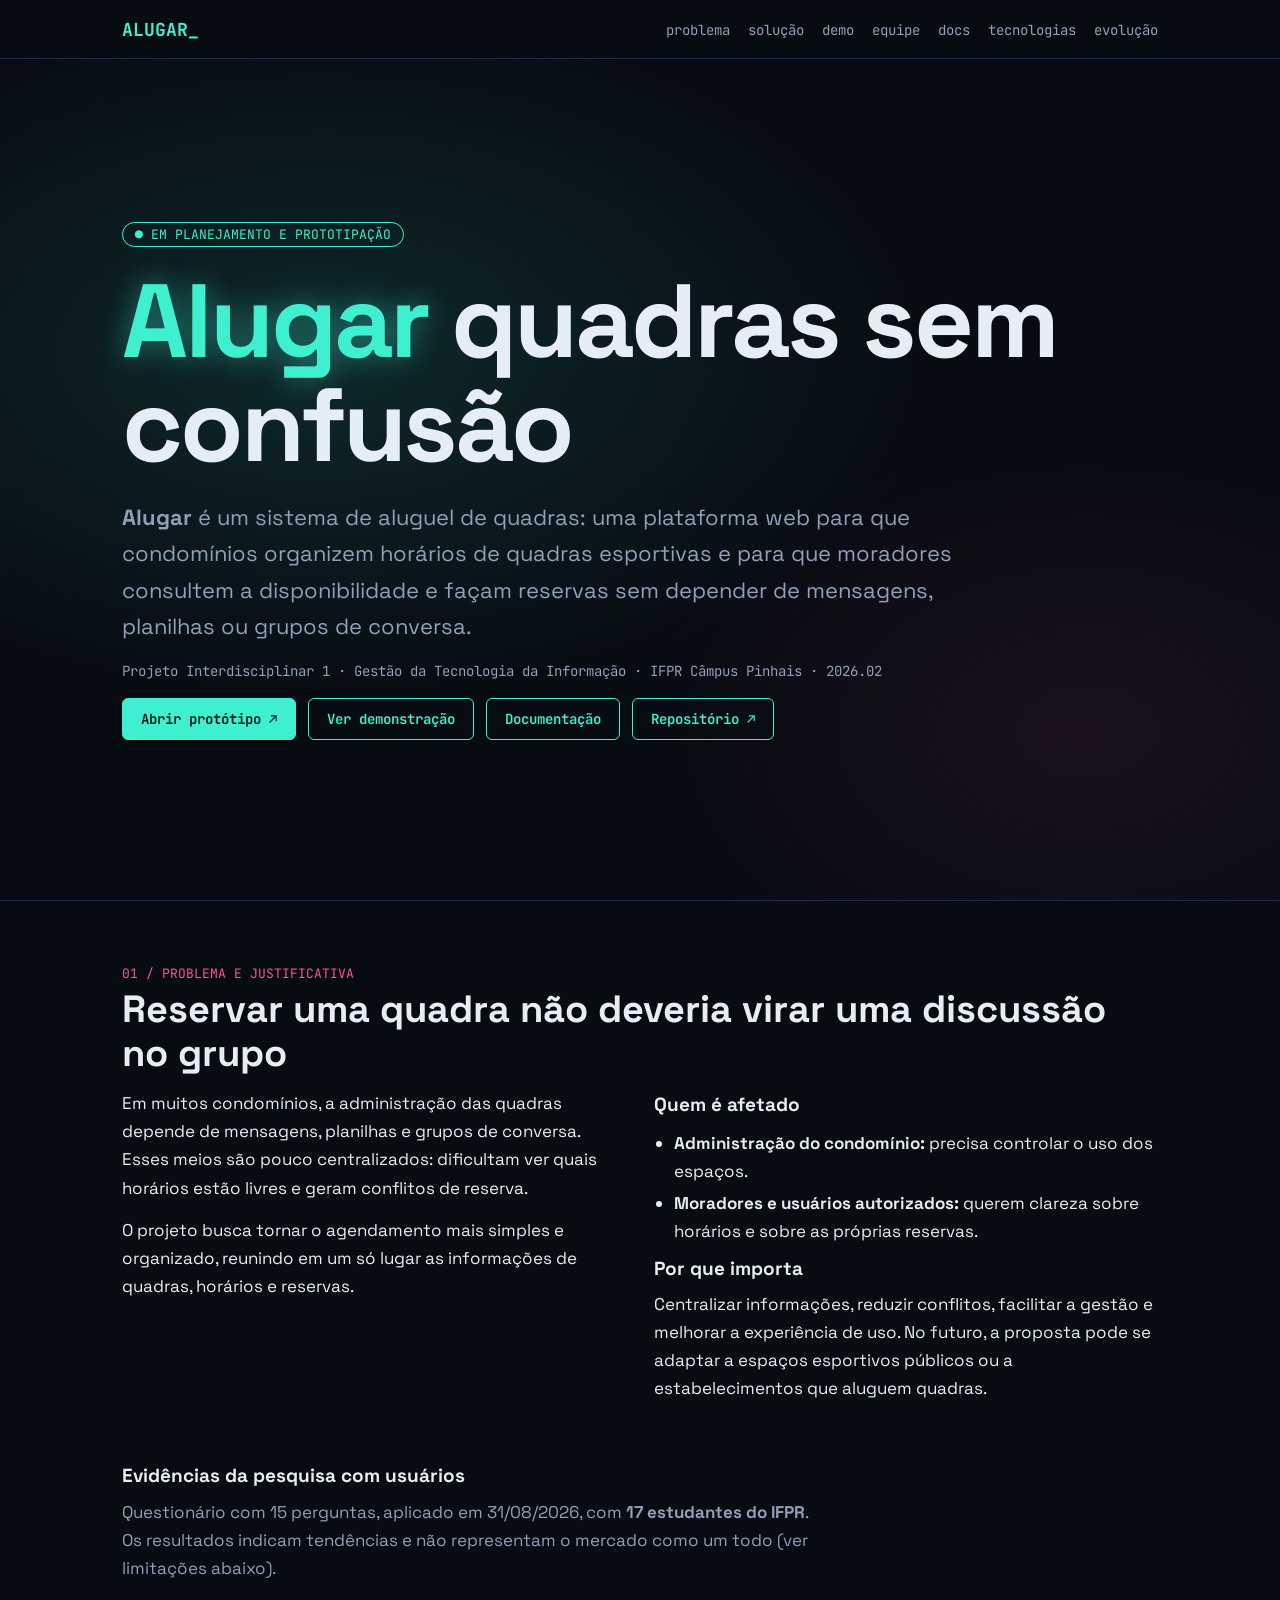
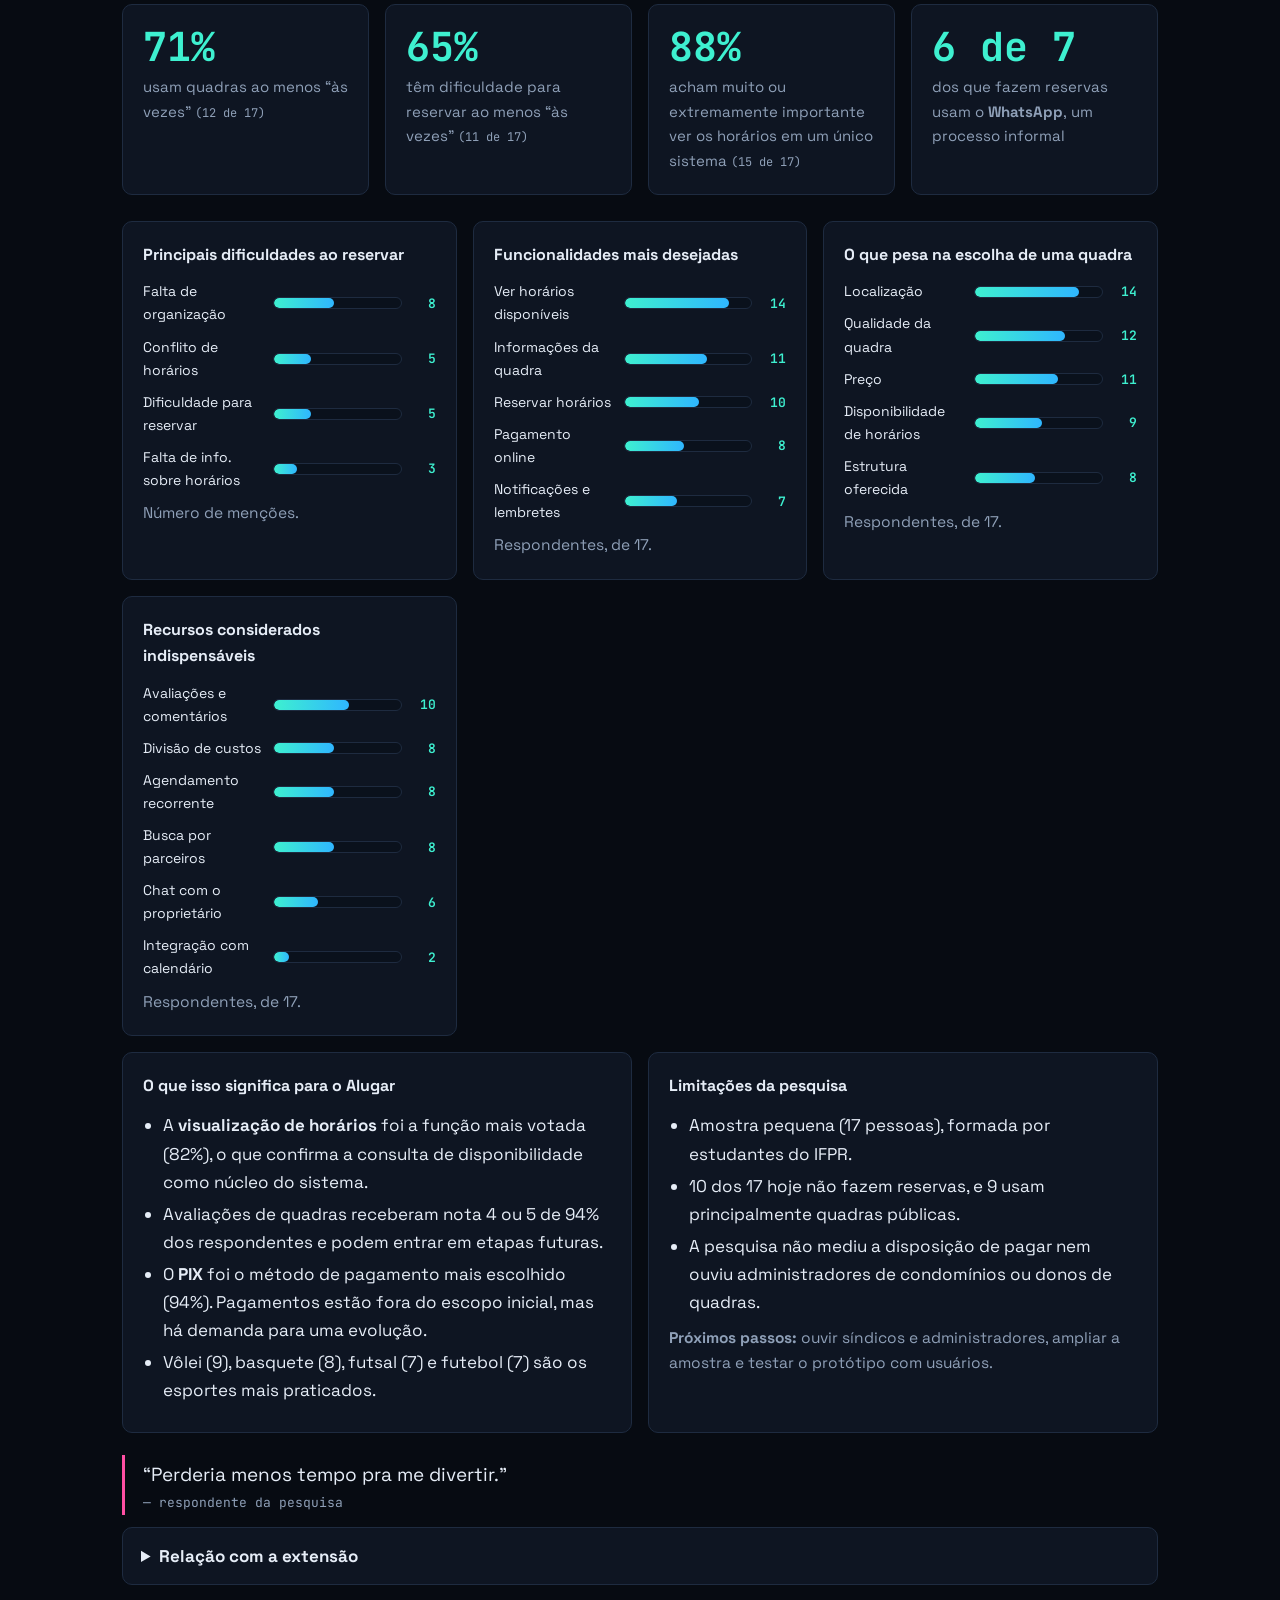
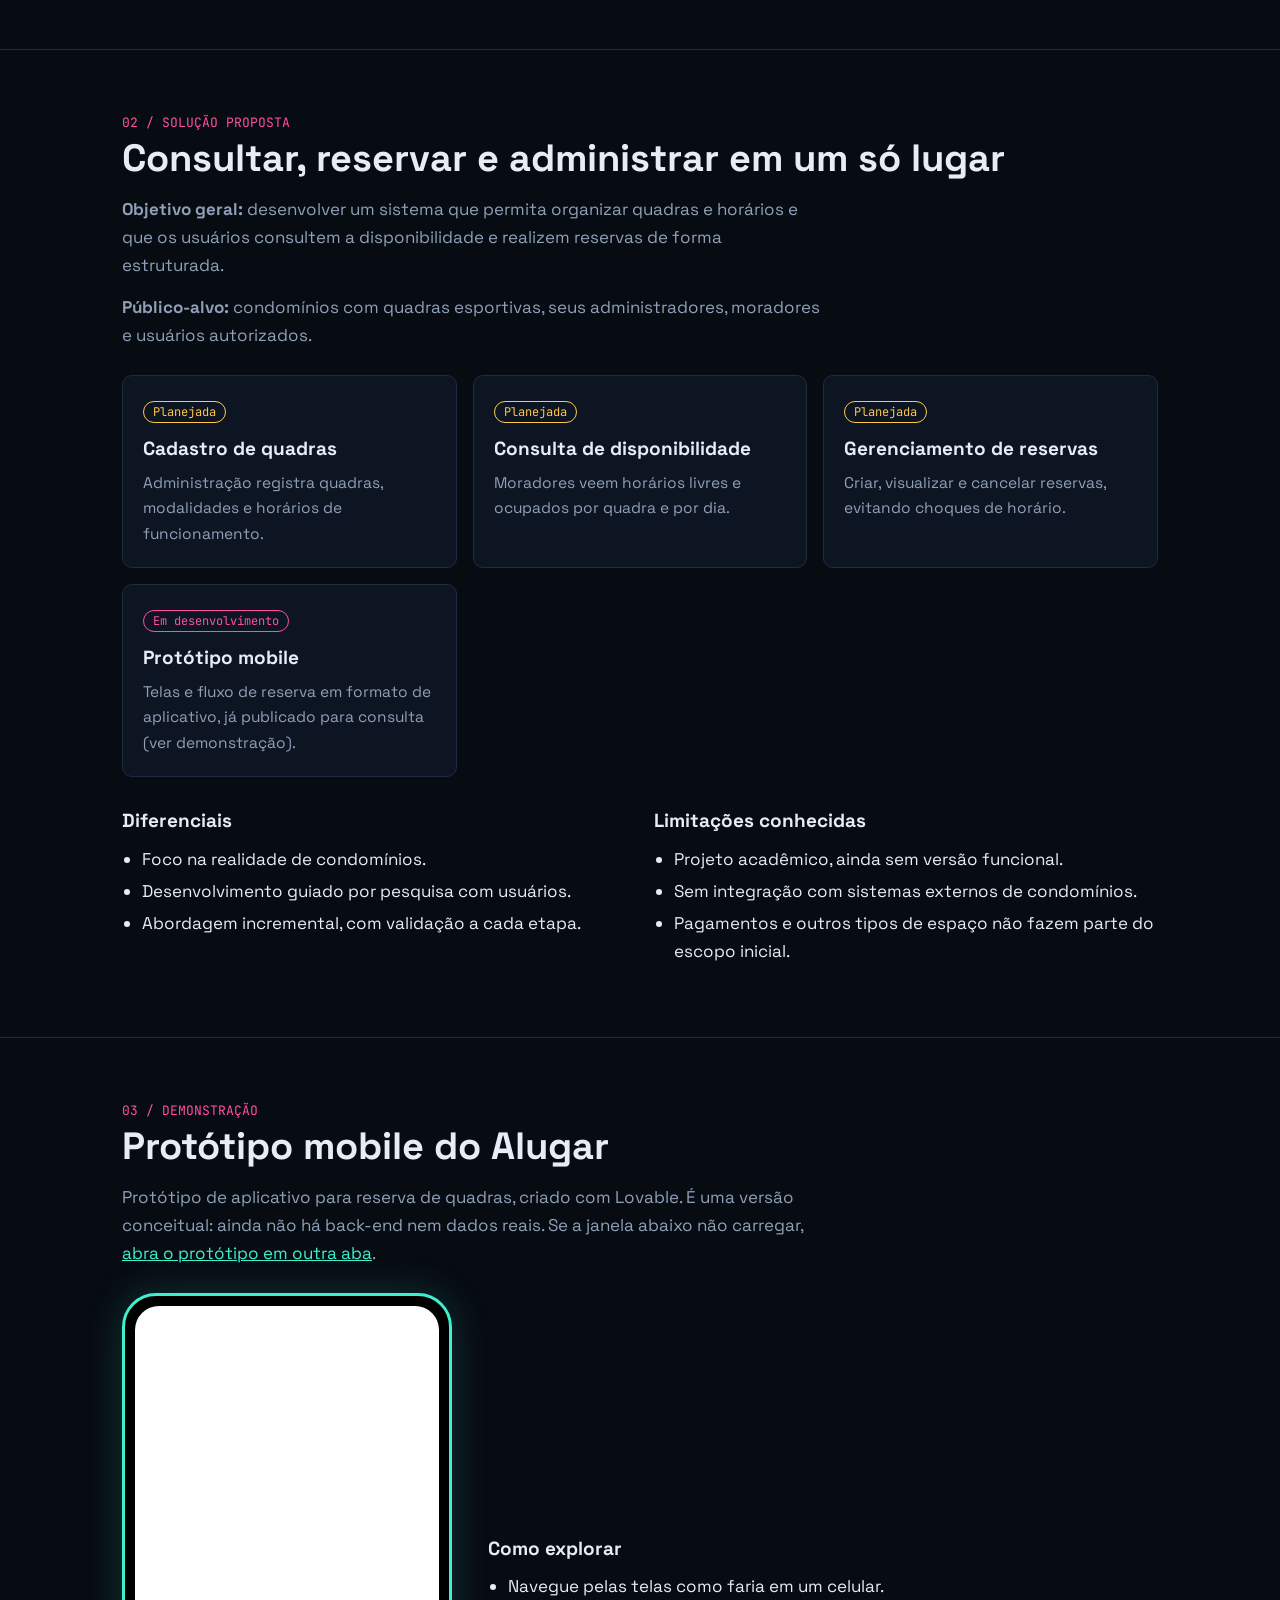
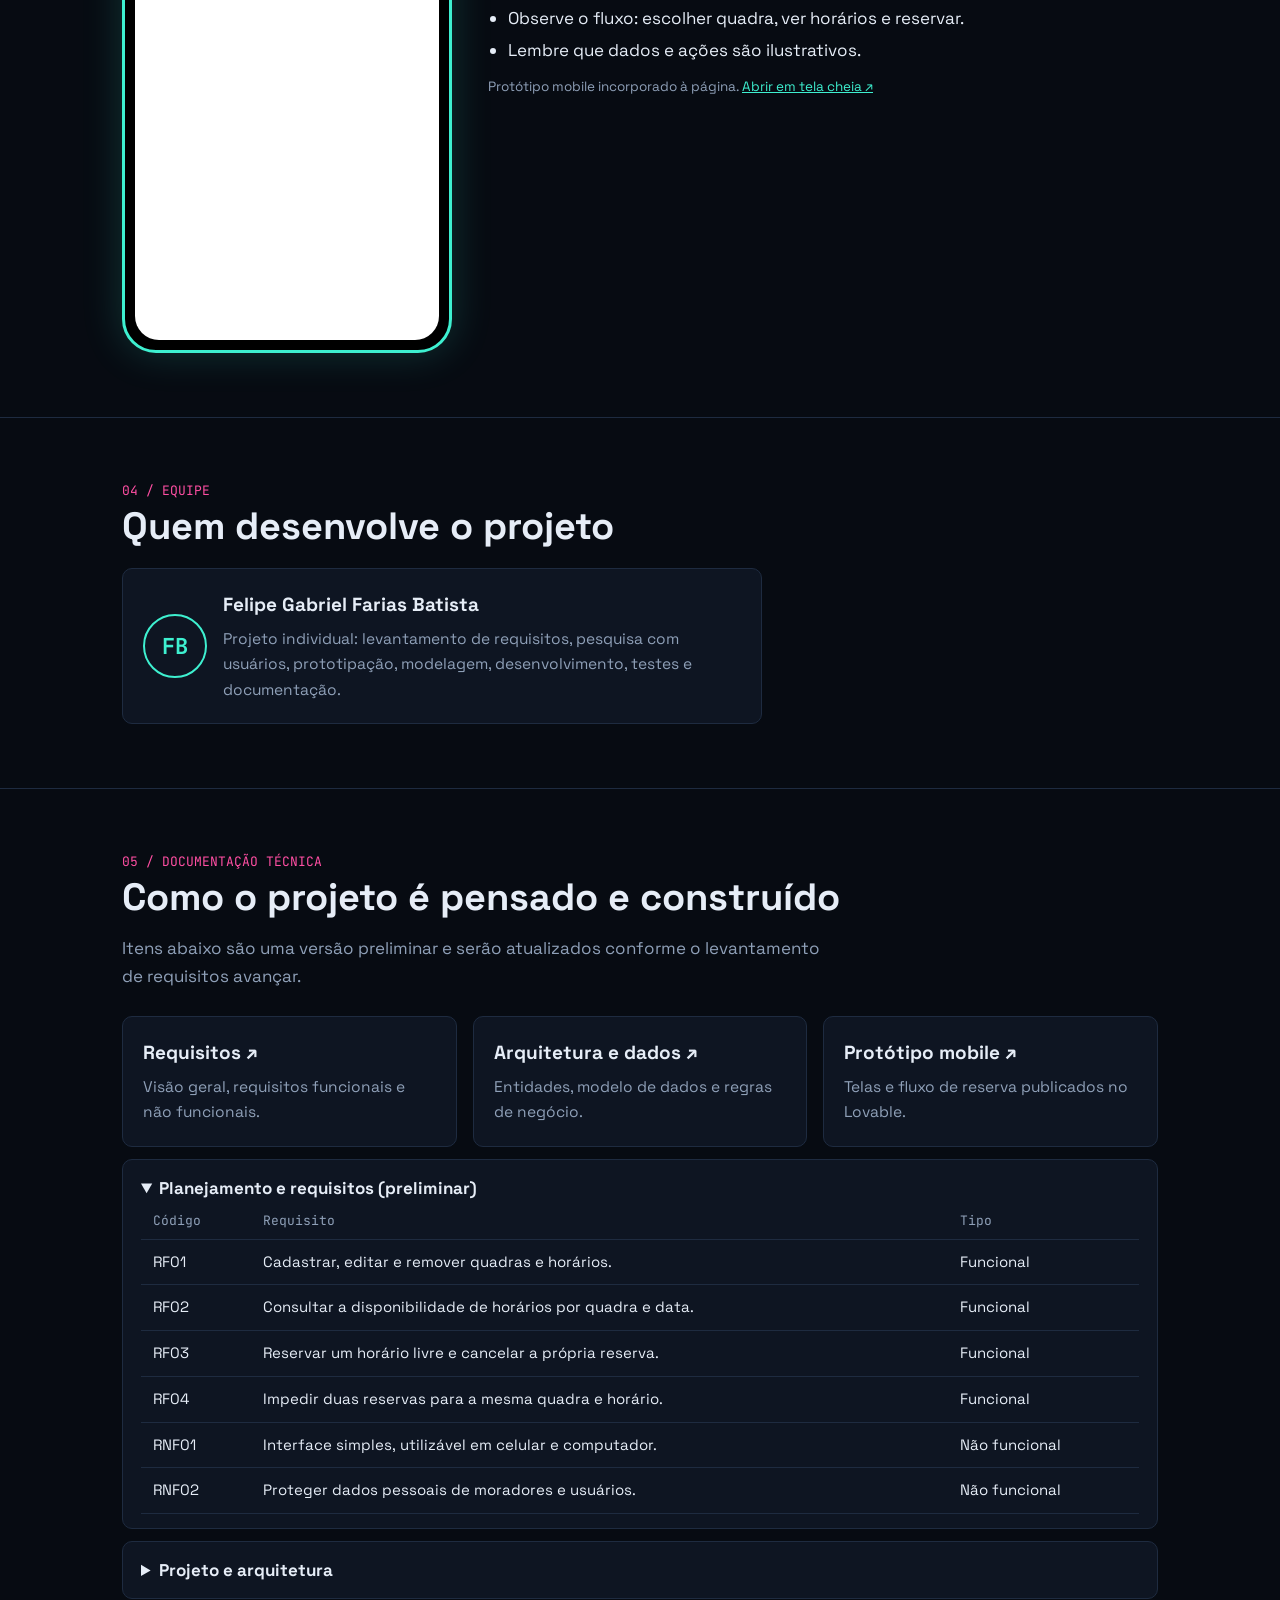
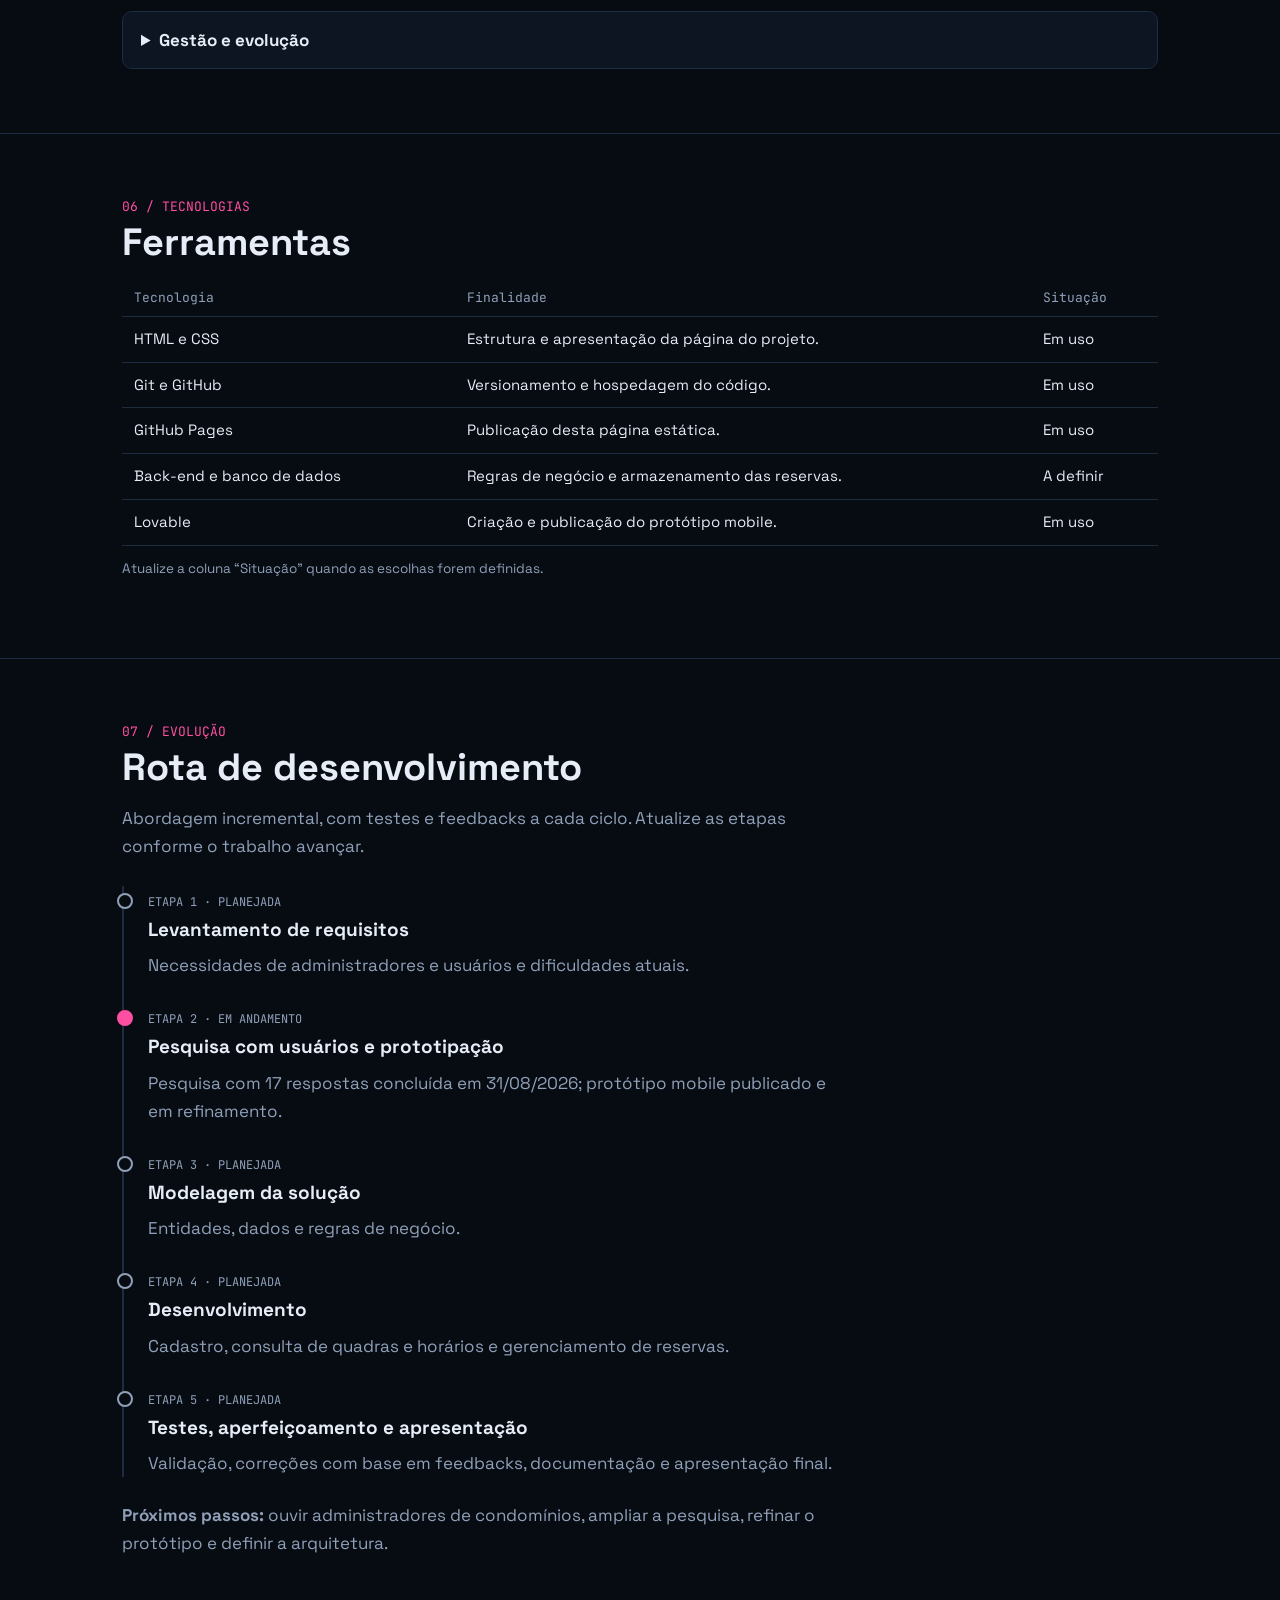
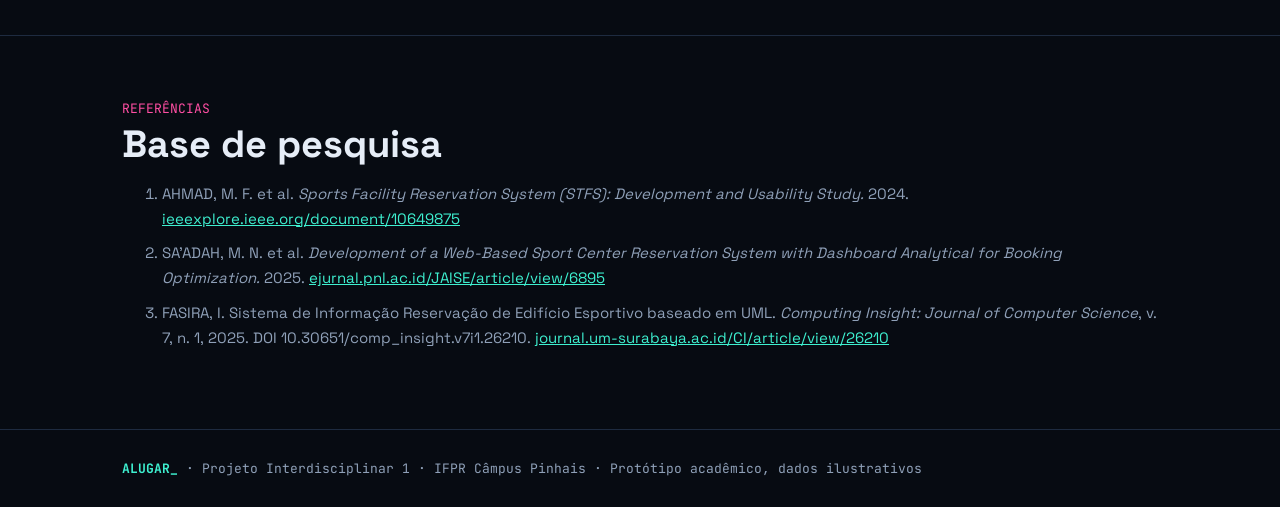
<file: index.html>
<!DOCTYPE html>
<html lang="pt-BR">
<head>
<meta charset="utf-8">
<meta name="viewport" content="width=device-width, initial-scale=1">
<title>Alugar — Projeto Interdisciplinar</title>
<meta name="description" content="Alugar: sistema web para consultar horários e reservar quadras esportivas em condomínios. Projeto Interdisciplinar 1, IFPR Câmpus Pinhais.">
<link rel="preconnect" href="https://fonts.googleapis.com">
<link rel="preconnect" href="https://fonts.gstatic.com" crossorigin>
<link href="https://fonts.googleapis.com/css2?family=JetBrains+Mono:wght@400;600&family=Space+Grotesk:wght@400;500;700&display=swap" rel="stylesheet">
<link rel="stylesheet" href="assets/css/style.css?v=3">
</head>
<body>
<header><div class="wrap"><nav aria-label="Principal">
<a class="logo" href="#inicio">ALUGAR_</a>
<ul><li><a href="#problema">problema</a></li><li><a href="#solucao">solução</a></li><li><a href="#demo">demo</a></li><li><a href="#equipe">equipe</a></li><li><a href="#docs">docs</a></li><li><a href="#tec">tecnologias</a></li><li><a href="#evolucao">evolução</a></li></ul>
</nav></div></header>

<main>
<div class="wrap" id="inicio">
<div class="hero">
<div>
<span class="badge">EM PLANEJAMENTO E PROTOTIPAÇÃO</span>
<h1><span>Alugar</span> quadras sem confusão</h1>
<p class="lead"><strong>Alugar</strong> é um sistema de aluguel de quadras: uma plataforma web para que condomínios organizem horários de quadras esportivas e para que moradores consultem a disponibilidade e façam reservas sem depender de mensagens, planilhas ou grupos de conversa.</p>
<p class="meta">Projeto Interdisciplinar 1 · Gestão da Tecnologia da Informação · IFPR Câmpus Pinhais · 2026.02</p>
<div class="btns"><a class="btn fill" href="https://sporty-reserve-app-mobile.lovable.app/" target="_blank" rel="noopener">Abrir protótipo ↗</a><a class="btn" href="#demo">Ver demonstração</a><a class="btn" href="#docs">Documentação</a><a class="btn" href="https://github.com/felipefarias1231-hue/Projeto-Alugar" target="_blank" rel="noopener">Repositório ↗</a></div>
</div>
</div>
</div>
</div>

<section id="problema"><div class="wrap">
<div class="tag">01 / PROBLEMA E JUSTIFICATIVA</div>
<h2>Reservar uma quadra não deveria virar uma discussão no grupo</h2>
<div class="two">
<div>
<p>Em muitos condomínios, a administração das quadras depende de mensagens, planilhas e grupos de conversa. Esses meios são pouco centralizados: dificultam ver quais horários estão livres e geram conflitos de reserva.</p>
<p>O projeto busca tornar o agendamento mais simples e organizado, reunindo em um só lugar as informações de quadras, horários e reservas.</p>
</div>
<div>
<h3>Quem é afetado</h3>
<ul class="l"><li><strong>Administração do condomínio:</strong> precisa controlar o uso dos espaços.</li><li><strong>Moradores e usuários autorizados:</strong> querem clareza sobre horários e sobre as próprias reservas.</li></ul>
<h3>Por que importa</h3>
<p>Centralizar informações, reduzir conflitos, facilitar a gestão e melhorar a experiência de uso. No futuro, a proposta pode se adaptar a espaços esportivos públicos ou a estabelecimentos que aluguem quadras.</p>
</div>
</div>
<div class="evid">
<h3 style="margin-top:44px">Evidências da pesquisa com usuários</h3>
<p class="sub">Questionário com 15 perguntas, aplicado em 31/08/2026, com <strong>17 estudantes do IFPR</strong>. Os resultados indicam tendências e não representam o mercado como um todo (ver limitações abaixo).</p>
<div class="stats">
<div class="card stat"><b>71%</b><span>usam quadras ao menos “às vezes” <small>(12 de 17)</small></span></div>
<div class="card stat"><b>65%</b><span>têm dificuldade para reservar ao menos “às vezes” <small>(11 de 17)</small></span></div>
<div class="card stat"><b>88%</b><span>acham muito ou extremamente importante ver os horários em um único sistema <small>(15 de 17)</small></span></div>
<div class="card stat"><b>6 de 7</b><span>dos que fazem reservas usam o <strong>WhatsApp</strong>, um processo informal</span></div>
</div>
<div class="grid charts">
<div class="card chart"><h4>Principais dificuldades ao reservar</h4><div class="row"><span class="lb">Falta de organização</span><span class="track" aria-hidden="true"><i style="width:47%"></i></span><span class="n">8</span></div><div class="row"><span class="lb">Conflito de horários</span><span class="track" aria-hidden="true"><i style="width:29%"></i></span><span class="n">5</span></div><div class="row"><span class="lb">Dificuldade para reservar</span><span class="track" aria-hidden="true"><i style="width:29%"></i></span><span class="n">5</span></div><div class="row"><span class="lb">Falta de info. sobre horários</span><span class="track" aria-hidden="true"><i style="width:18%"></i></span><span class="n">3</span></div><p class="cap">Número de menções.</p></div><div class="card chart"><h4>Funcionalidades mais desejadas</h4><div class="row"><span class="lb">Ver horários disponíveis</span><span class="track" aria-hidden="true"><i style="width:82%"></i></span><span class="n">14</span></div><div class="row"><span class="lb">Informações da quadra</span><span class="track" aria-hidden="true"><i style="width:65%"></i></span><span class="n">11</span></div><div class="row"><span class="lb">Reservar horários</span><span class="track" aria-hidden="true"><i style="width:59%"></i></span><span class="n">10</span></div><div class="row"><span class="lb">Pagamento online</span><span class="track" aria-hidden="true"><i style="width:47%"></i></span><span class="n">8</span></div><div class="row"><span class="lb">Notificações e lembretes</span><span class="track" aria-hidden="true"><i style="width:41%"></i></span><span class="n">7</span></div><p class="cap">Respondentes, de 17.</p></div><div class="card chart"><h4>O que pesa na escolha de uma quadra</h4><div class="row"><span class="lb">Localização</span><span class="track" aria-hidden="true"><i style="width:82%"></i></span><span class="n">14</span></div><div class="row"><span class="lb">Qualidade da quadra</span><span class="track" aria-hidden="true"><i style="width:71%"></i></span><span class="n">12</span></div><div class="row"><span class="lb">Preço</span><span class="track" aria-hidden="true"><i style="width:65%"></i></span><span class="n">11</span></div><div class="row"><span class="lb">Disponibilidade de horários</span><span class="track" aria-hidden="true"><i style="width:53%"></i></span><span class="n">9</span></div><div class="row"><span class="lb">Estrutura oferecida</span><span class="track" aria-hidden="true"><i style="width:47%"></i></span><span class="n">8</span></div><p class="cap">Respondentes, de 17.</p></div><div class="card chart"><h4>Recursos considerados indispensáveis</h4><div class="row"><span class="lb">Avaliações e comentários</span><span class="track" aria-hidden="true"><i style="width:59%"></i></span><span class="n">10</span></div><div class="row"><span class="lb">Divisão de custos</span><span class="track" aria-hidden="true"><i style="width:47%"></i></span><span class="n">8</span></div><div class="row"><span class="lb">Agendamento recorrente</span><span class="track" aria-hidden="true"><i style="width:47%"></i></span><span class="n">8</span></div><div class="row"><span class="lb">Busca por parceiros</span><span class="track" aria-hidden="true"><i style="width:47%"></i></span><span class="n">8</span></div><div class="row"><span class="lb">Chat com o proprietário</span><span class="track" aria-hidden="true"><i style="width:35%"></i></span><span class="n">6</span></div><div class="row"><span class="lb">Integração com calendário</span><span class="track" aria-hidden="true"><i style="width:12%"></i></span><span class="n">2</span></div><p class="cap">Respondentes, de 17.</p></div></div>
<div class="grid" style="margin-top:16px">
<div class="card"><h4>O que isso significa para o Alugar</h4><ul class="l"><li>A <strong>visualização de horários</strong> foi a função mais votada (82%), o que confirma a consulta de disponibilidade como núcleo do sistema.</li><li>Avaliações de quadras receberam nota 4 ou 5 de 94% dos respondentes e podem entrar em etapas futuras.</li><li>O <strong>PIX</strong> foi o método de pagamento mais escolhido (94%). Pagamentos estão fora do escopo inicial, mas há demanda para uma evolução.</li><li>Vôlei (9), basquete (8), futsal (7) e futebol (7) são os esportes mais praticados.</li></ul></div>
<div class="card"><h4>Limitações da pesquisa</h4><ul class="l"><li>Amostra pequena (17 pessoas), formada por estudantes do IFPR.</li><li>10 dos 17 hoje não fazem reservas, e 9 usam principalmente quadras públicas.</li><li>A pesquisa não mediu a disposição de pagar nem ouviu administradores de condomínios ou donos de quadras.</li></ul><p class="cap" style="margin-top:10px"><strong>Próximos passos:</strong> ouvir síndicos e administradores, ampliar a amostra e testar o protótipo com usuários.</p></div>
</div>
<blockquote>“Perderia menos tempo pra me divertir.” <cite>— respondente da pesquisa</cite></blockquote>
</div>
<details><summary>Relação com a extensão</summary>
<p class="sub" style="margin-top:12px">O projeto se relaciona com a extensão ao aplicar conhecimentos do curso a uma necessidade real de uma comunidade específica, o que exige compreender o contexto de uso, dialogar com diferentes usuários e adaptar a solução a partir de feedbacks. A pesquisa acima é um primeiro passo desse diálogo, e a próxima etapa é ouvir os administradores dos condomínios.</p>
<p class="sub">Estudos acadêmicos sobre sistemas de reserva de instalações esportivas também sustentam a proposta (ver <a href="#refs">referências</a>).</p>
</details>
</div></section>

<section id="solucao"><div class="wrap">
<div class="tag">02 / SOLUÇÃO PROPOSTA</div>
<h2>Consultar, reservar e administrar em um só lugar</h2>
<p class="sub"><strong>Objetivo geral:</strong> desenvolver um sistema que permita organizar quadras e horários e que os usuários consultem a disponibilidade e realizem reservas de forma estruturada.</p>
<p class="sub"><strong>Público-alvo:</strong> condomínios com quadras esportivas, seus administradores, moradores e usuários autorizados.</p>
<div class="grid">
<div class="card"><span class="st pl">Planejada</span><h3>Cadastro de quadras</h3><p>Administração registra quadras, modalidades e horários de funcionamento.</p></div>
<div class="card"><span class="st pl">Planejada</span><h3>Consulta de disponibilidade</h3><p>Moradores veem horários livres e ocupados por quadra e por dia.</p></div>
<div class="card"><span class="st pl">Planejada</span><h3>Gerenciamento de reservas</h3><p>Criar, visualizar e cancelar reservas, evitando choques de horário.</p></div>
<div class="card"><span class="st dv">Em desenvolvimento</span><h3>Protótipo mobile</h3><p>Telas e fluxo de reserva em formato de aplicativo, já publicado para consulta (ver demonstração).</p></div>
</div>
<div class="two" style="margin-top:28px">
<div><h3>Diferenciais</h3><ul class="l"><li>Foco na realidade de condomínios.</li><li>Desenvolvimento guiado por pesquisa com usuários.</li><li>Abordagem incremental, com validação a cada etapa.</li></ul></div>
<div><h3>Limitações conhecidas</h3><ul class="l"><li>Projeto acadêmico, ainda sem versão funcional.</li><li>Sem integração com sistemas externos de condomínios.</li><li>Pagamentos e outros tipos de espaço não fazem parte do escopo inicial.</li></ul></div>
</div>
</div></section>

<section id="demo"><div class="wrap">
<div class="tag">03 / DEMONSTRAÇÃO</div>
<h2>Protótipo mobile do Alugar</h2>
<p class="sub">Protótipo de aplicativo para reserva de quadras, criado com Lovable. É uma versão conceitual: ainda não há back-end nem dados reais. Se a janela abaixo não carregar, <a href="https://sporty-reserve-app-mobile.lovable.app/" target="_blank" rel="noopener">abra o protótipo em outra aba</a>.</p>
<div class="proto">
<div class="phone"><iframe src="https://sporty-reserve-app-mobile.lovable.app/" title="Protótipo mobile do Alugar" loading="lazy"></iframe></div>
<div>
<h3>Como explorar</h3>
<ul class="l"><li>Navegue pelas telas como faria em um celular.</li><li>Observe o fluxo: escolher quadra, ver horários e reservar.</li><li>Lembre que dados e ações são ilustrativos.</li></ul>
<p class="cap">Protótipo mobile incorporado à página. <a href="https://sporty-reserve-app-mobile.lovable.app/" target="_blank" rel="noopener">Abrir em tela cheia ↗</a></p>
</div>
</div>
</div></section>

<section id="equipe"><div class="wrap">
<div class="tag">04 / EQUIPE</div>
<h2>Quem desenvolve o projeto</h2>
<div class="card person" style="max-width:640px;margin-top:20px">
<div class="av" aria-hidden="true">FB</div>
<div><h3>Felipe Gabriel Farias Batista</h3><p>Projeto individual: levantamento de requisitos, pesquisa com usuários, prototipação, modelagem, desenvolvimento, testes e documentação.</p></div>
</div>
</div></section>

<section id="docs"><div class="wrap">
<div class="tag">05 / DOCUMENTAÇÃO TÉCNICA</div>
<h2>Como o projeto é pensado e construído</h2>
<p class="sub">Itens abaixo são uma versão preliminar e serão atualizados conforme o levantamento de requisitos avançar.</p>
<div class="grid docs">
<a class="card" href="https://github.com/felipefarias1231-hue/Projeto-Alugar/blob/main/docs/requisitos.md" target="_blank" rel="noopener"><h3>Requisitos ↗</h3><p>Visão geral, requisitos funcionais e não funcionais.</p></a>
<a class="card" href="https://github.com/felipefarias1231-hue/Projeto-Alugar/blob/main/docs/arquitetura.md" target="_blank" rel="noopener"><h3>Arquitetura e dados ↗</h3><p>Entidades, modelo de dados e regras de negócio.</p></a>
<a class="card" href="https://sporty-reserve-app-mobile.lovable.app/" target="_blank" rel="noopener"><h3>Protótipo mobile ↗</h3><p>Telas e fluxo de reserva publicados no Lovable.</p></a>
</div>

<details open><summary>Planejamento e requisitos (preliminar)</summary>
<div class="scroll"><table>
<tr><th>Código</th><th>Requisito</th><th>Tipo</th></tr>
<tr><td>RF01</td><td>Cadastrar, editar e remover quadras e horários.</td><td>Funcional</td></tr>
<tr><td>RF02</td><td>Consultar a disponibilidade de horários por quadra e data.</td><td>Funcional</td></tr>
<tr><td>RF03</td><td>Reservar um horário livre e cancelar a própria reserva.</td><td>Funcional</td></tr>
<tr><td>RF04</td><td>Impedir duas reservas para a mesma quadra e horário.</td><td>Funcional</td></tr>
<tr><td>RNF01</td><td>Interface simples, utilizável em celular e computador.</td><td>Não funcional</td></tr>
<tr><td>RNF02</td><td>Proteger dados pessoais de moradores e usuários.</td><td>Não funcional</td></tr>
</table></div></details>

<details><summary>Projeto e arquitetura</summary>
<p class="sub" style="margin-top:12px">Entidades previstas: <strong>Quadra</strong>, <strong>Horário</strong>, <strong>Usuário</strong> e <strong>Reserva</strong>. Diagramas (modelo de dados e casos de uso) serão adicionados à pasta docs/ após a etapa de modelagem.</p></details>

<details><summary>Gestão e evolução</summary>
<p class="sub" style="margin-top:12px">O cronograma está na seção <a href="#evolucao">Evolução</a>. Decisões relevantes, problemas encontrados e melhorias planejadas serão registrados aqui ao longo do desenvolvimento.</p></details>
</div></section>

<section id="tec"><div class="wrap">
<div class="tag">06 / TECNOLOGIAS</div>
<h2>Ferramentas</h2>
<div class="scroll"><table>
<tr><th>Tecnologia</th><th>Finalidade</th><th>Situação</th></tr>
<tr><td>HTML e CSS</td><td>Estrutura e apresentação da página do projeto.</td><td>Em uso</td></tr>
<tr><td>Git e GitHub</td><td>Versionamento e hospedagem do código.</td><td>Em uso</td></tr>
<tr><td>GitHub Pages</td><td>Publicação desta página estática.</td><td>Em uso</td></tr>
<tr><td>Back-end e banco de dados</td><td>Regras de negócio e armazenamento das reservas.</td><td>A definir</td></tr>
<tr><td>Lovable</td><td>Criação e publicação do protótipo mobile.</td><td>Em uso</td></tr>
</table></div>
<p class="cap">Atualize a coluna “Situação” quando as escolhas forem definidas.</p>
</div></section>

<section id="evolucao"><div class="wrap">
<div class="tag">07 / EVOLUÇÃO</div>
<h2>Rota de desenvolvimento</h2>
<p class="sub">Abordagem incremental, com testes e feedbacks a cada ciclo. Atualize as etapas conforme o trabalho avançar.</p>
<div class="tl">
<div><small>ETAPA 1 · PLANEJADA</small><h3>Levantamento de requisitos</h3><p class="sub">Necessidades de administradores e usuários e dificuldades atuais.</p></div>
<div class="doing"><small>ETAPA 2 · EM ANDAMENTO</small><h3>Pesquisa com usuários e prototipação</h3><p class="sub">Pesquisa com 17 respostas concluída em 31/08/2026; protótipo mobile publicado e em refinamento.</p></div>
<div><small>ETAPA 3 · PLANEJADA</small><h3>Modelagem da solução</h3><p class="sub">Entidades, dados e regras de negócio.</p></div>
<div><small>ETAPA 4 · PLANEJADA</small><h3>Desenvolvimento</h3><p class="sub">Cadastro, consulta de quadras e horários e gerenciamento de reservas.</p></div>
<div><small>ETAPA 5 · PLANEJADA</small><h3>Testes, aperfeiçoamento e apresentação</h3><p class="sub">Validação, correções com base em feedbacks, documentação e apresentação final.</p></div>
</div>
<p class="sub"><strong>Próximos passos:</strong> ouvir administradores de condomínios, ampliar a pesquisa, refinar o protótipo e definir a arquitetura.</p>
</div></section>

<section id="refs"><div class="wrap">
<div class="tag">REFERÊNCIAS</div>
<h2>Base de pesquisa</h2>
<ol class="refs">
<li>AHMAD, M. F. et al. <em>Sports Facility Reservation System (STFS): Development and Usability Study.</em> 2024. <a href="https://ieeexplore.ieee.org/document/10649875">ieeexplore.ieee.org/document/10649875</a></li>
<li>SA'ADAH, M. N. et al. <em>Development of a Web-Based Sport Center Reservation System with Dashboard Analytical for Booking Optimization.</em> 2025. <a href="https://ejurnal.pnl.ac.id/JAISE/article/view/6895">ejurnal.pnl.ac.id/JAISE/article/view/6895</a></li>
<li>FASIRA, I. Sistema de Informação Reservação de Edifício Esportivo baseado em UML. <em>Computing Insight: Journal of Computer Science</em>, v. 7, n. 1, 2025. DOI 10.30651/comp_insight.v7i1.26210. <a href="https://journal.um-surabaya.ac.id/CI/article/view/26210">journal.um-surabaya.ac.id/CI/article/view/26210</a></li>
</ol>
</div></section>
</main>

<footer><div class="wrap"><strong style="color:var(--neon)">ALUGAR_</strong> · Projeto Interdisciplinar 1 · IFPR Câmpus Pinhais · Protótipo acadêmico, dados ilustrativos</div></footer>

</body>
</html>
</file>
<file: assets/css/style.css>
:root{--bg:#070b12;--panel:#0e1522;--line:#1e2b40;--text:#e6edf7;--mute:#8fa0b8;--neon:#3ef0d0;--hot:#ff4fa3;--warn:#ffc84a;--sans:"Space Grotesk",system-ui,sans-serif;--mono:"JetBrains Mono",ui-monospace,Consolas,monospace}
*{box-sizing:border-box}html{scroll-behavior:smooth;scroll-padding-top:70px}
@media(prefers-reduced-motion:reduce){html{scroll-behavior:auto}*{animation:none!important}}
body{margin:0;background:var(--bg);color:var(--text);font:17px/1.65 var(--sans)}
a{color:var(--neon)}a:focus-visible,button:focus-visible{outline:2px solid var(--neon);outline-offset:3px}
.wrap{max-width:1080px;margin:0 auto;padding:0 22px}
header{position:sticky;top:0;z-index:5;background:rgba(7,11,18,.9);backdrop-filter:blur(8px);border-bottom:1px solid var(--line)}
nav{display:flex;align-items:center;justify-content:space-between;gap:16px;height:58px}
.logo{font:700 18px var(--mono);color:var(--neon);text-decoration:none}
nav ul{display:flex;gap:18px;list-style:none;margin:0;padding:0;overflow-x:auto}
nav ul a{font:14px var(--mono);color:var(--mute);text-decoration:none;white-space:nowrap}nav ul a:hover{color:var(--text)}
#inicio{max-width:none;background:radial-gradient(ellipse 70% 60% at 25% 35%,rgba(62,240,208,.13),transparent 70%),radial-gradient(ellipse 50% 50% at 85% 80%,rgba(255,79,163,.08),transparent 70%)}
.hero{max-width:1036px;margin:0 auto;min-height:calc(100vh - 59px);min-height:calc(100svh - 59px);display:flex;flex-direction:column;justify-content:center;padding:56px 0}
.hero .lead{font-size:clamp(18px,2vw,22px);max-width:62ch}
.hero .meta{font-size:14px}
.hero .btns{margin-top:8px}
.badge{display:inline-block;font:13px var(--mono);color:var(--neon);border:1px solid var(--neon);border-radius:99px;padding:3px 12px}
.badge:before{content:"● ";animation:blink 1.6s infinite}@keyframes blink{50%{opacity:.25}}
h1{font-size:clamp(44px,9vw,104px);line-height:1;margin:22px 0;letter-spacing:-.03em}
h1 span{color:var(--neon);text-shadow:0 0 28px rgba(62,240,208,.45)}
.lead{color:var(--mute);max-width:56ch}
.meta{font:13px var(--mono);color:var(--mute);margin:18px 0}
.btns{display:flex;flex-wrap:wrap;gap:12px}
.btn{font:600 14px var(--mono);padding:11px 18px;border:1px solid var(--neon);color:var(--neon);text-decoration:none;border-radius:6px}
.btn.fill{background:var(--neon);color:#04110e}.btn:hover{box-shadow:0 0 18px rgba(62,240,208,.4)}
section{padding:64px 0;border-top:1px solid var(--line)}
.tag{font:13px var(--mono);color:var(--hot)}
h2{font-size:clamp(26px,4vw,38px);line-height:1.15;margin:6px 0 14px}
h3{margin:0 0 6px;font-size:19px}
p{margin:0 0 14px}.sub{color:var(--mute);max-width:64ch}
.grid{display:grid;grid-template-columns:repeat(auto-fit,minmax(250px,1fr));gap:16px;margin-top:26px}
.card{background:var(--panel);border:1px solid var(--line);border-radius:10px;padding:20px}
.card p{color:var(--mute);margin:0;font-size:15.5px}
.st{display:inline-block;font:12px var(--mono);padding:2px 9px;border-radius:99px;border:1px solid;margin-bottom:10px}
.st.pl{color:var(--warn)}.st.dv{color:var(--hot)}.st.im{color:var(--neon)}
ul.l{padding-left:20px;margin:8px 0}ul.l li{margin:4px 0}
.two{display:grid;grid-template-columns:1fr 1fr;gap:28px}
.proto{display:grid;grid-template-columns:auto 1fr;gap:36px;align-items:center;margin-top:26px}
.phone{width:330px;max-width:100%;height:660px;border:3px solid var(--neon);border-radius:34px;padding:10px;background:#000;box-shadow:0 0 40px rgba(62,240,208,.18)}
.phone iframe{width:100%;height:100%;border:0;border-radius:24px;background:#fff}
.cap{font-size:13.5px;color:var(--mute);margin-top:12px}
.person{display:flex;gap:16px;align-items:center}
.av{width:64px;height:64px;border-radius:50%;border:2px solid var(--neon);display:grid;place-items:center;font:700 22px var(--mono);color:var(--neon);flex:none}
table{width:100%;border-collapse:collapse;font-size:15px}
th,td{text-align:left;padding:10px 12px;border-bottom:1px solid var(--line);vertical-align:top}
th{font:13px var(--mono);color:var(--mute);font-weight:400}
.scroll{overflow-x:auto}
.tl{border-left:2px solid var(--line);margin-top:26px;padding-left:24px}
.tl div{position:relative;margin-bottom:24px}
.tl div:before{content:"";position:absolute;left:-31px;top:7px;width:12px;height:12px;border-radius:50%;background:var(--bg);border:2px solid var(--mute)}
.tl .doing:before{border-color:var(--hot);background:var(--hot)}
.tl small{font:12px var(--mono);color:var(--mute)}
.docs a.card{display:block;text-decoration:none;color:var(--text)}.docs a.card:hover{border-color:var(--neon)}
pre{background:var(--panel);border:1px solid var(--line);border-radius:8px;padding:14px;overflow-x:auto;font:13.5px/1.6 var(--mono);margin:10px 0}
details{background:var(--panel);border:1px solid var(--line);border-radius:10px;padding:14px 18px;margin-top:12px}
summary{cursor:pointer;font-weight:700}
footer{border-top:1px solid var(--line);padding:30px 0;font:13px var(--mono);color:var(--mute)}
.refs{font-size:15px;color:var(--mute)}.refs li{margin-bottom:10px}
@media(max-width:800px){.proto{grid-template-columns:1fr;justify-items:center}.two{grid-template-columns:1fr}.hero{padding-top:40px}}

h4{margin:0 0 12px;font-size:16px}
.stats{display:grid;grid-template-columns:repeat(auto-fit,minmax(200px,1fr));gap:16px;margin-top:22px}
.stat b{display:block;font:700 40px/1.1 var(--mono);color:var(--neon);margin-bottom:6px}
.stat span{display:block;color:var(--mute);font-size:15px}
.stat small{font-family:var(--mono);font-size:12px}
.charts{grid-template-columns:repeat(auto-fit,minmax(320px,1fr))}
.row{display:grid;grid-template-columns:minmax(120px,1.1fr) 1.4fr 24px;gap:10px;align-items:center;margin:9px 0;font-size:14px}
.row .lb{color:var(--text)}
.track{display:block;height:12px;background:#0a111c;border:1px solid var(--line);border-radius:99px;overflow:hidden}
.track i{display:block;height:100%;background:linear-gradient(90deg,var(--neon),#2fb6ff);border-radius:99px}
.row .n{font:600 13px var(--mono);color:var(--neon);text-align:right}
blockquote{margin:22px 0 0;padding:4px 0 4px 18px;border-left:3px solid var(--hot);font-size:19px}
blockquote cite{display:block;font:13px var(--mono);color:var(--mute);margin-top:4px;font-style:normal}
@media(max-width:420px){.charts{grid-template-columns:1fr}.row{grid-template-columns:1fr 24px}.row .track{grid-column:1/3;grid-row:2}}
</file>
